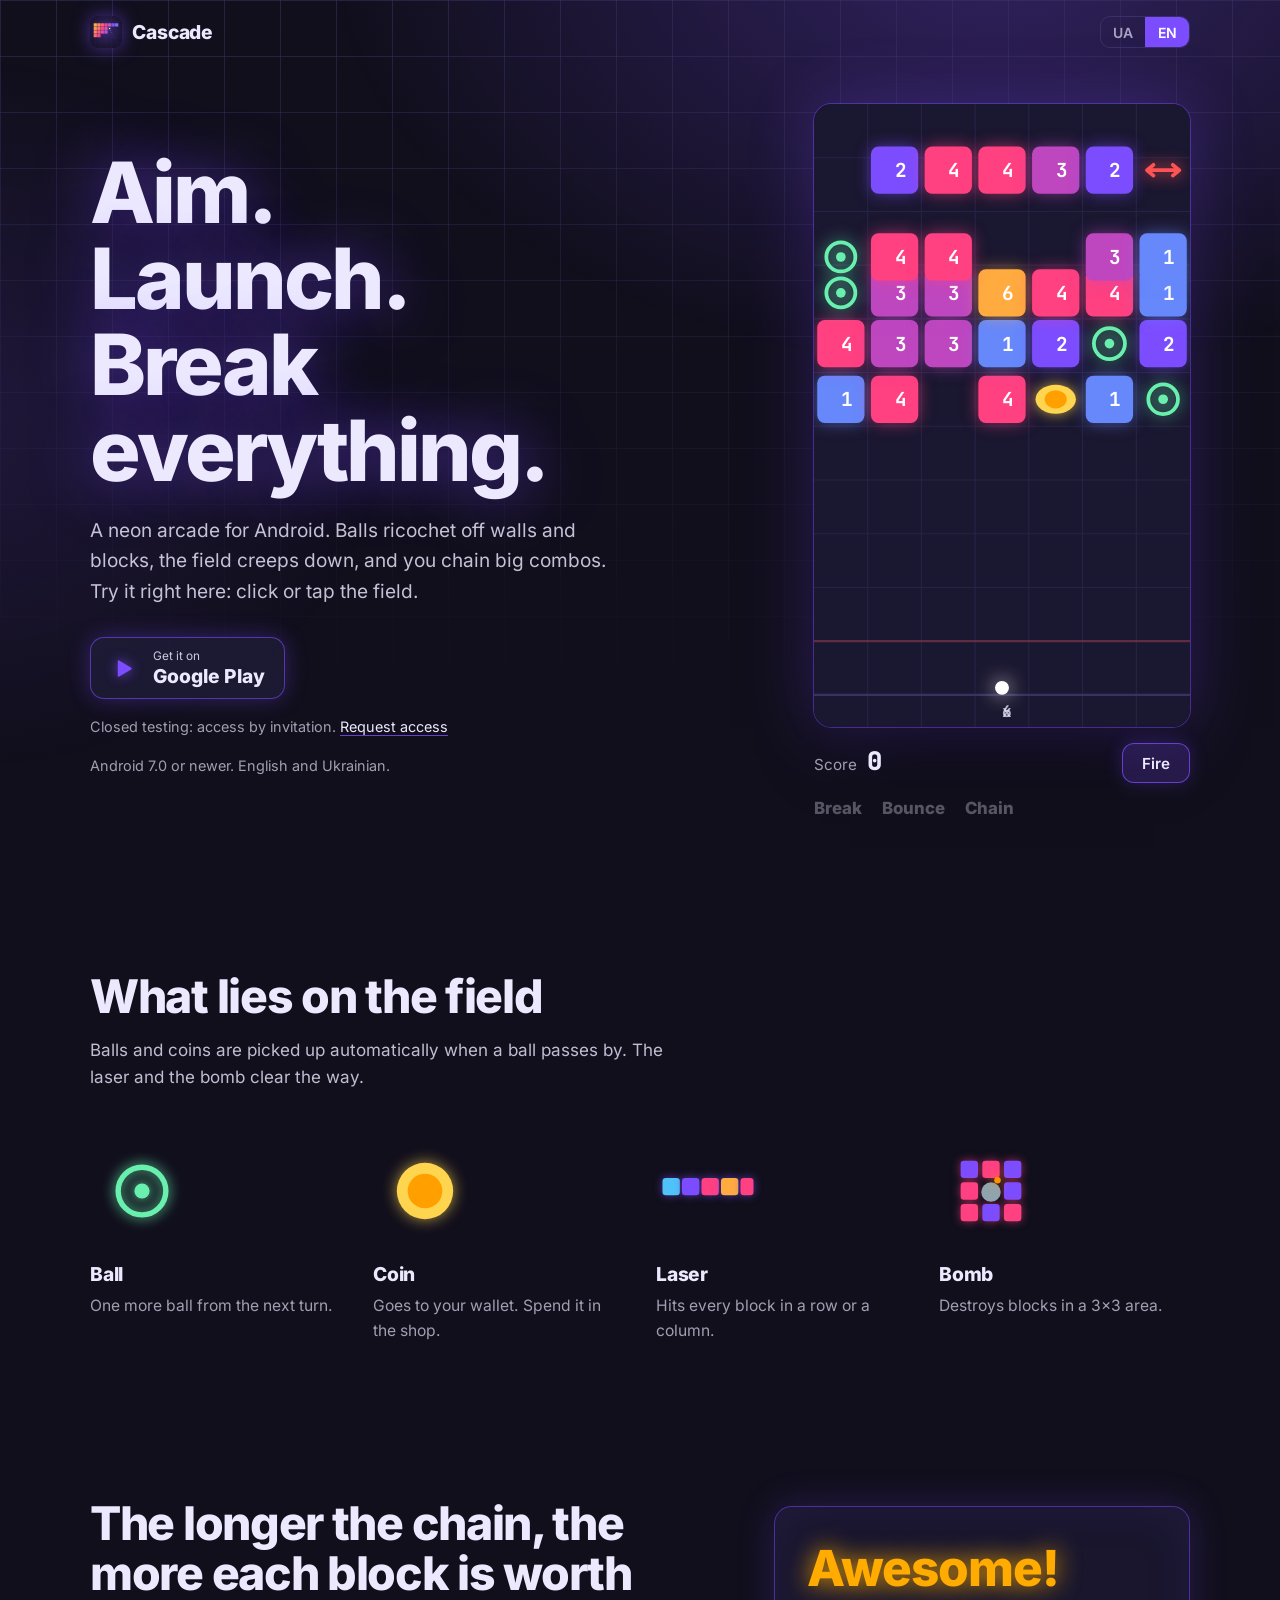
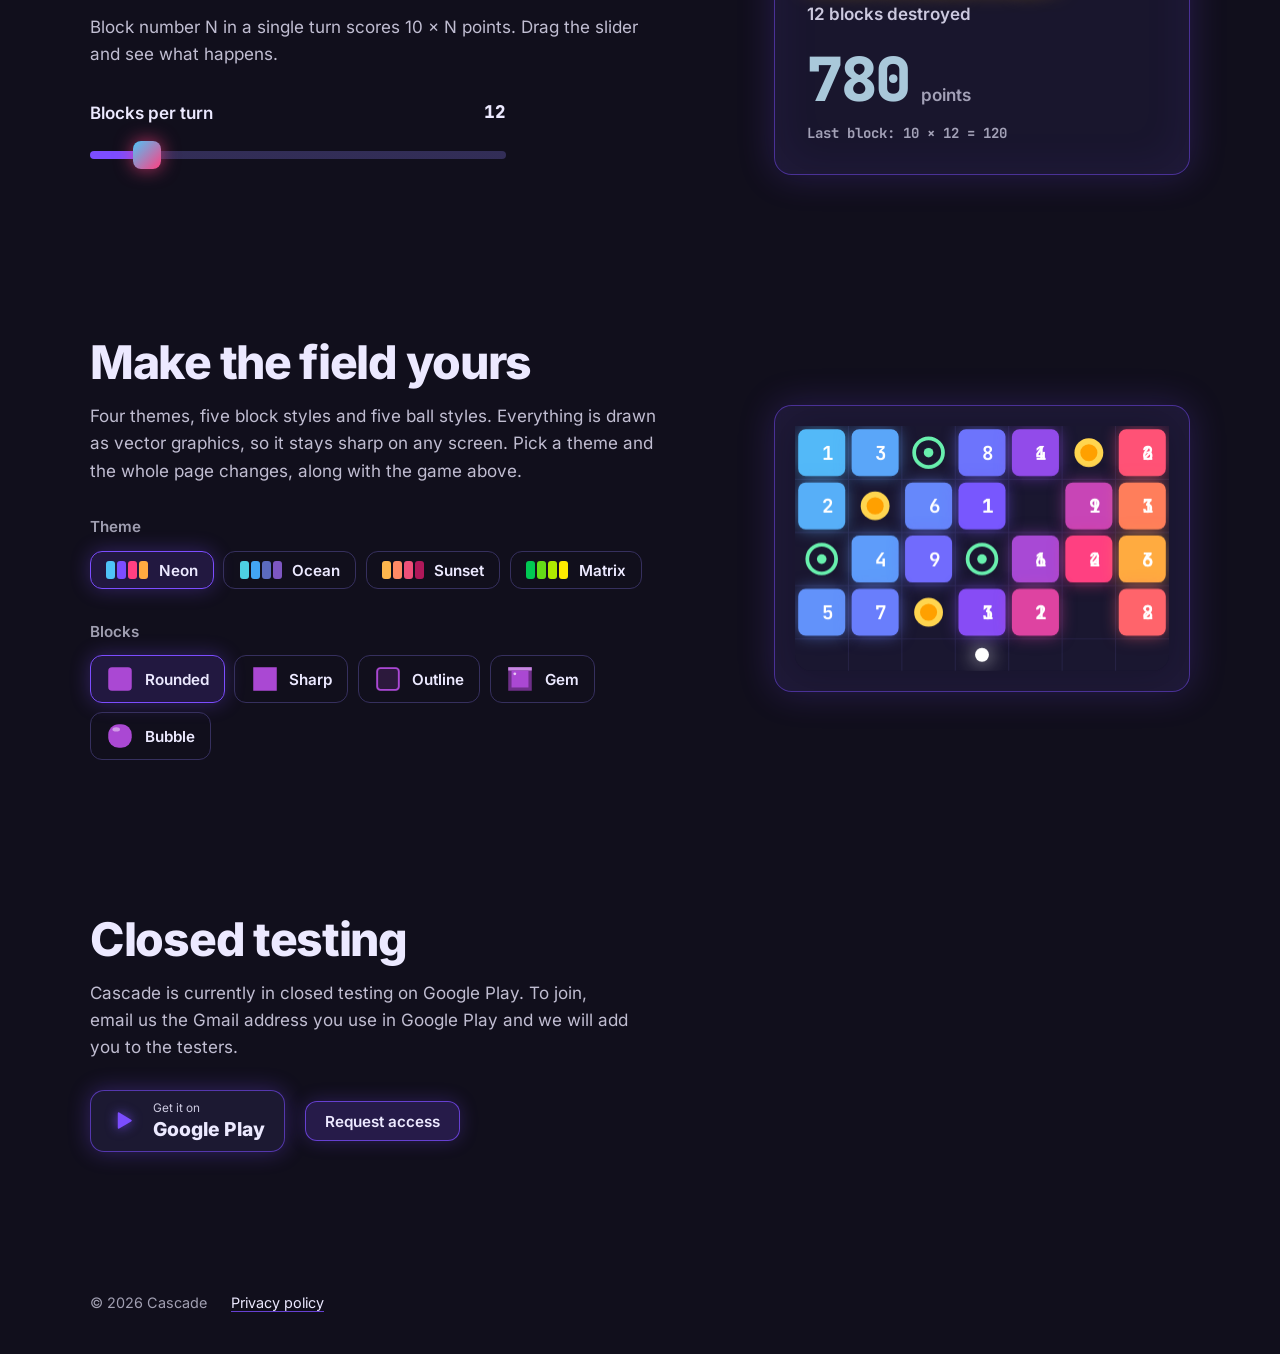
<file: index.html>
<!doctype html>
<html lang="uk">
<head>
  <meta charset="utf-8">
  <meta name="viewport" content="width=device-width, initial-scale=1">
  <title>Cascade: Ламай і відбивай</title>
  <meta name="description" content="Неонова аркада для Android: цілься, запускай кульки, ламай блоки й збирай комбо. 1500 рівнів і нескінченний режим. Закрите тестування в Google Play.">
  <meta name="theme-color" content="#110F1C">
  <meta property="og:type" content="website">
  <meta property="og:title" content="Cascade: Ламай і відбивай">
  <meta property="og:description" content="Неонова аркада для Android: кульки, блоки й ланцюжки комбо. Закрите тестування в Google Play.">
  <meta property="og:image" content="https://witchdoctor90.github.io/cascade-game-shared/assets/img/og.png">
  <meta name="twitter:card" content="summary_large_image">
  <link rel="icon" type="image/png" sizes="64x64" href="assets/img/icon-64.png">
  <link rel="icon" type="image/png" sizes="192x192" href="assets/img/icon-192.png">
  <link rel="apple-touch-icon" href="assets/img/icon-180.png">
  <link rel="preload" href="assets/fonts/inter_extrabold.ttf" as="font" type="font/ttf" crossorigin>
  <link rel="stylesheet" href="assets/css/site.css?v=3">
</head>
<body>
  <div class="backdrop" aria-hidden="true"></div>

  <header class="top">
    <a class="brand" href="#top" aria-label="Cascade">
      <img src="assets/img/icon-64.png" width="32" height="32" alt="">
      <span>Cascade</span>
    </a>
    <div class="lang" role="group" aria-label="Мова / Language">
      <button type="button" data-lang="uk" aria-pressed="true">UA</button>
      <button type="button" data-lang="en" aria-pressed="false">EN</button>
    </div>
  </header>

  <main id="top">
    <section class="hero">
      <div class="hero-copy">
        <h1>
          <span data-i18n="hero.l1">Цілься.</span>
          <span data-i18n="hero.l2">Запускай.</span>
          <span data-i18n="hero.l3">Ламай усе.</span>
        </h1>
        <p class="lead" data-i18n="hero.lead">Неонова аркада для Android. Кульки відлітають від стін і блоків, поле повільно опускається, а ти збираєш ланцюжки. Спробуй просто тут: наведи на поле й клікни.</p>
        <play-badge live href="https://play.google.com/store/apps/details?id=com.shadovvdev.cascade"></play-badge>
        <p class="fine"><span data-i18n="hero.test">Закрите тестування: доступ за запрошенням.</span> <a href="#access" data-i18n="hero.request">Запросити доступ</a></p>
        <p class="fine" data-i18n="hero.fine">Android 7.0 і новіший. Українська та англійська мови.</p>
      </div>

      <div class="stage">
        <div class="frame">
          <canvas id="game" tabindex="0" role="img"
                  data-i18n-attr="aria-label:game.label"
                  aria-label="Демо гри Cascade. Клікніть, щоб вистрелити кульками. Стрілки змінюють кут, пробіл стріляє."></canvas>
        </div>
        <div class="hud">
          <div class="score"><span data-i18n="game.score">Очки</span> <output id="score" aria-live="off">0</output></div>
          <ul class="words" aria-hidden="true">
            <li data-word="break" data-i18n="word.break">Ламай</li>
            <li data-word="bounce" data-i18n="word.bounce">Відбивай</li>
            <li data-word="chain" data-i18n="word.chain">Ланцюжки</li>
          </ul>
          <button type="button" id="fire" class="btn" data-i18n="game.fire">Вистрелити</button>
        </div>
      </div>
    </section>

    <section class="sec bonuses" id="bonuses">
      <div class="head">
        <h2 data-i18n="bonus.title">Що лежить на полі</h2>
        <p data-i18n="bonus.lead">Кульки та монети збираються самі, коли кулька пролітає поруч. Лазер і бомба розчищають шлях.</p>
      </div>
      <ul class="bonus-list">
        <li class="bonus" data-kind="ball">
          <svg viewBox="0 0 96 96" aria-hidden="true">
            <circle class="ring" cx="48" cy="48" r="22"/>
            <circle class="core" cx="48" cy="48" r="7"/>
            <text class="plus" x="48" y="30" text-anchor="middle">+1</text>
          </svg>
          <h3 data-i18n="bonus.ball.t">Кулька</h3>
          <p data-i18n="bonus.ball.d">Ще одна кулька з наступного ходу.</p>
        </li>
        <li class="bonus" data-kind="coin">
          <svg viewBox="0 0 96 96" aria-hidden="true">
            <ellipse class="coin-outer" cx="48" cy="48" rx="26" ry="26"/>
            <ellipse class="coin-inner" cx="48" cy="48" rx="16" ry="16"/>
          </svg>
          <h3 data-i18n="bonus.coin.t">Монета</h3>
          <p data-i18n="bonus.coin.d">Іде до гаманця. Витратиш у магазині.</p>
        </li>
        <li class="bonus" data-kind="laser">
          <svg viewBox="0 0 96 96" aria-hidden="true">
            <g class="row">
              <rect x="6" y="36" width="16" height="16" rx="3"/>
              <rect x="24" y="36" width="16" height="16" rx="3"/>
              <rect x="42" y="36" width="16" height="16" rx="3"/>
              <rect x="60" y="36" width="16" height="16" rx="3"/>
              <rect x="78" y="36" width="12" height="16" rx="3"/>
            </g>
            <rect class="beam" x="0" y="42" width="96" height="4" rx="2"/>
          </svg>
          <h3 data-i18n="bonus.laser.t">Лазер</h3>
          <p data-i18n="bonus.laser.d">Б'є по всіх блоках ряду або стовпця.</p>
        </li>
        <li class="bonus" data-kind="bomb">
          <svg viewBox="0 0 96 96" aria-hidden="true">
            <g class="around">
              <rect x="20" y="20" width="16" height="16" rx="3"/>
              <rect x="40" y="20" width="16" height="16" rx="3"/>
              <rect x="60" y="20" width="16" height="16" rx="3"/>
              <rect x="20" y="40" width="16" height="16" rx="3"/>
              <rect x="60" y="40" width="16" height="16" rx="3"/>
              <rect x="20" y="60" width="16" height="16" rx="3"/>
              <rect x="40" y="60" width="16" height="16" rx="3"/>
              <rect x="60" y="60" width="16" height="16" rx="3"/>
            </g>
            <circle class="bomb" cx="48" cy="49" r="9"/>
            <circle class="spark" cx="54" cy="38" r="3"/>
            <circle class="blast" cx="48" cy="48" r="10"/>
          </svg>
          <h3 data-i18n="bonus.bomb.t">Бомба</h3>
          <p data-i18n="bonus.bomb.d">Руйнує блоки в зоні 3×3.</p>
        </li>
      </ul>
    </section>

    <section class="sec combo" id="combo">
      <div class="head">
        <h2 data-i18n="combo.title">Чим довший ланцюжок, тим дорожчий кожен блок</h2>
        <p data-i18n="combo.lead">Блок номер N за один хід дає 10 × N очок. Перетягни повзунок і подивись, що виходить.</p>
        <div class="range">
          <label for="combo-range"><span data-i18n="combo.label">Блоків за хід</span> <output id="combo-n">12</output></label>
          <input id="combo-range" type="range" min="1" max="100" value="12">
        </div>
      </div>
      <div class="readout glow" id="readout">
        <div class="banner" id="combo-banner">Неймовірно!</div>
        <div class="sub" id="combo-sub">12 блоків знищено</div>
        <div class="points"><output id="combo-points">390</output> <span data-i18n="combo.points">очок</span></div>
        <p class="formula" id="combo-formula">Останній блок: 10 × 12 = 120</p>
      </div>
    </section>

    <section class="sec style" id="style">
      <div class="head">
        <h2 data-i18n="style.title">Зроби поле своїм</h2>
        <p data-i18n="style.lead">Чотири теми, п'ять стилів блоків і п'ять стилів кульок. Усе малюється векторно, тому лишається чітким на будь-якому екрані. Обери тему, і зміниться вся сторінка разом із грою нагорі.</p>
        <fieldset class="group">
          <legend data-i18n="style.themes">Тема</legend>
          <div class="choices" id="themes"></div>
        </fieldset>
        <fieldset class="group">
          <legend data-i18n="style.blocks">Блоки</legend>
          <div class="choices" id="blocks"></div>
        </fieldset>
      </div>
      <div class="preview glow">
        <canvas id="preview" aria-hidden="true"></canvas>
      </div>
    </section>

    <section class="sec closing" id="access">
      <h2 data-i18n="closing.title">Закрите тестування</h2>
      <p data-i18n="closing.lead">Cascade зараз у закритому тестуванні в Google Play. Щоб долучитися, напишіть нам зі своєю адресою Gmail, і ми додамо вас до тестувальників.</p>
      <div class="closing-cta">
        <play-badge live href="https://play.google.com/store/apps/details?id=com.shadovvdev.cascade"></play-badge>
        <a class="btn" id="access-btn" href="mailto:mrvnalexandr@gmail.com" data-i18n="access.btn">Запросити доступ</a>
      </div>
    </section>
  </main>

  <footer class="foot">
    <span>© 2026 Cascade</span>
    <a href="privacy/" data-i18n="footer.privacy">Політика конфіденційності</a>
  </footer>

  <script src="shared/play-badge.js?v=3" defer></script>
  <script src="assets/js/cascade.js?v=3" defer></script>
  <script src="assets/js/site.js?v=3" defer></script>
</body>
</html>
</file>
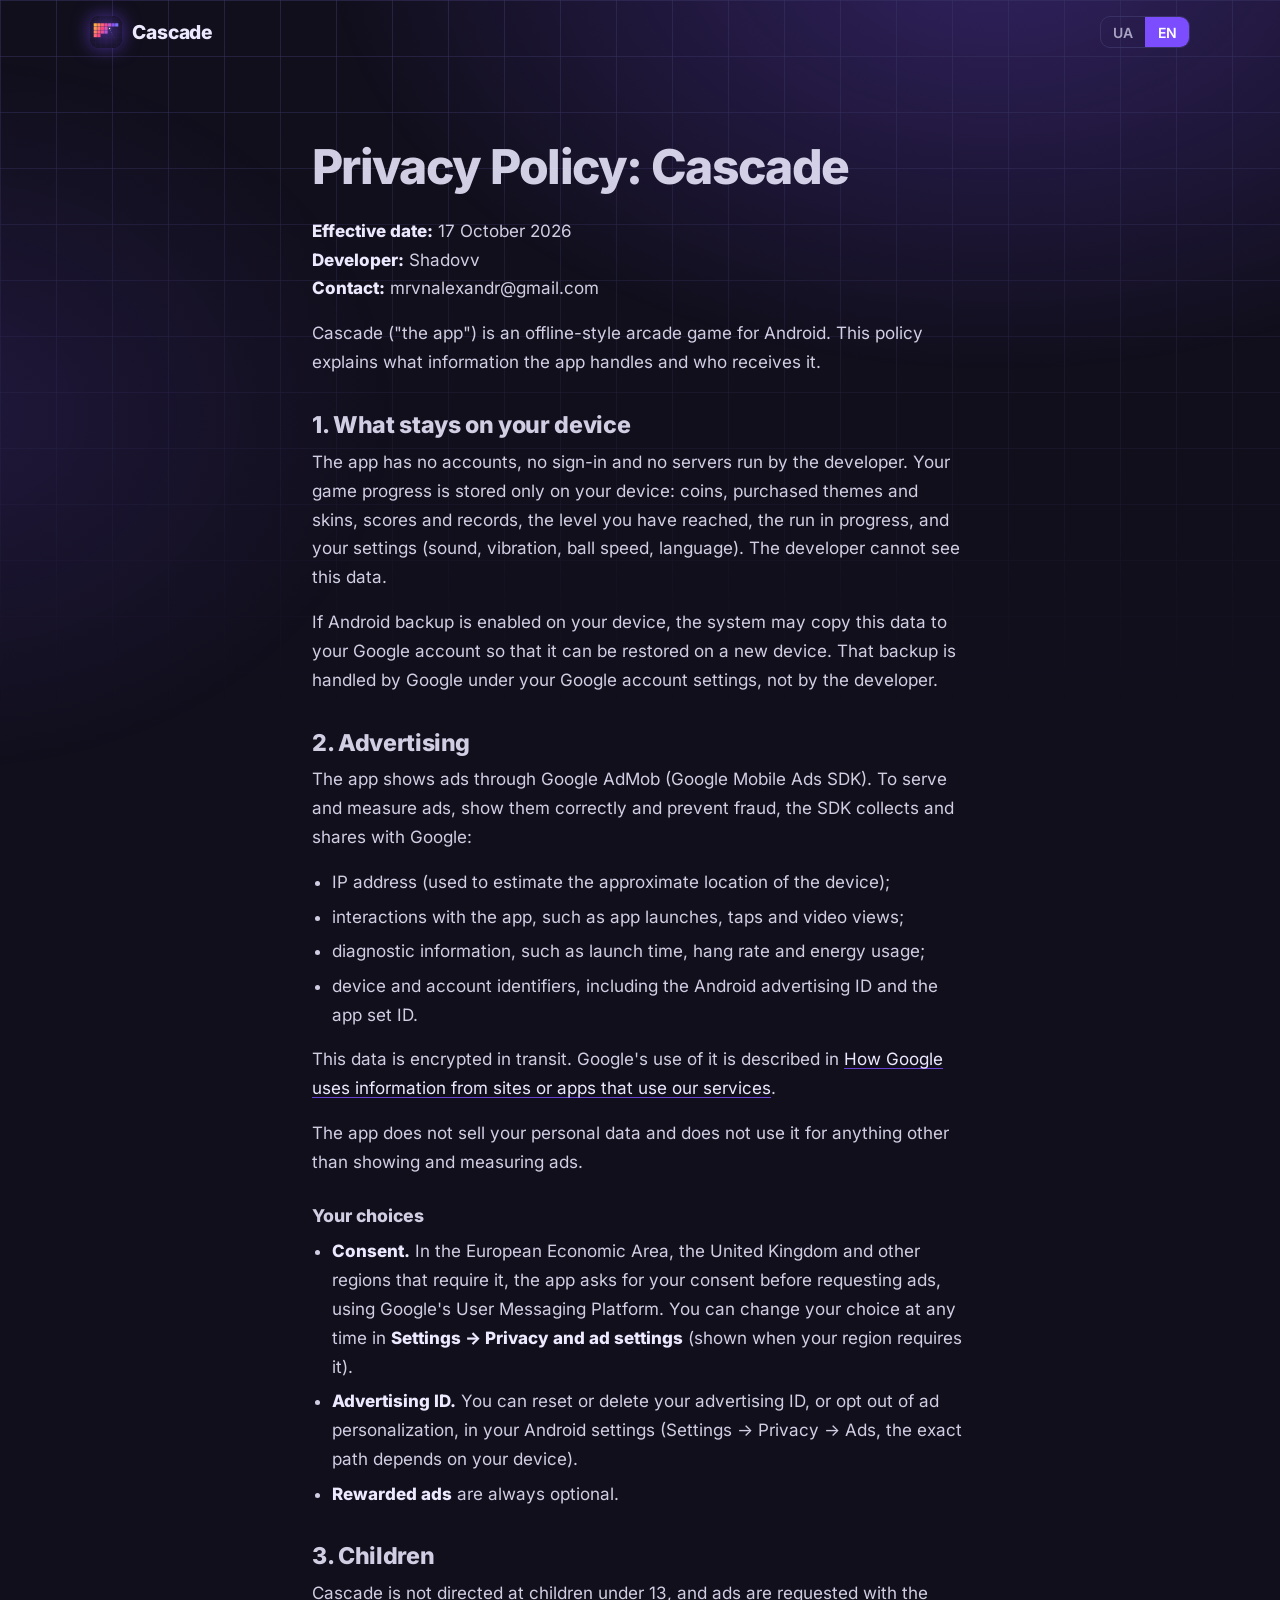
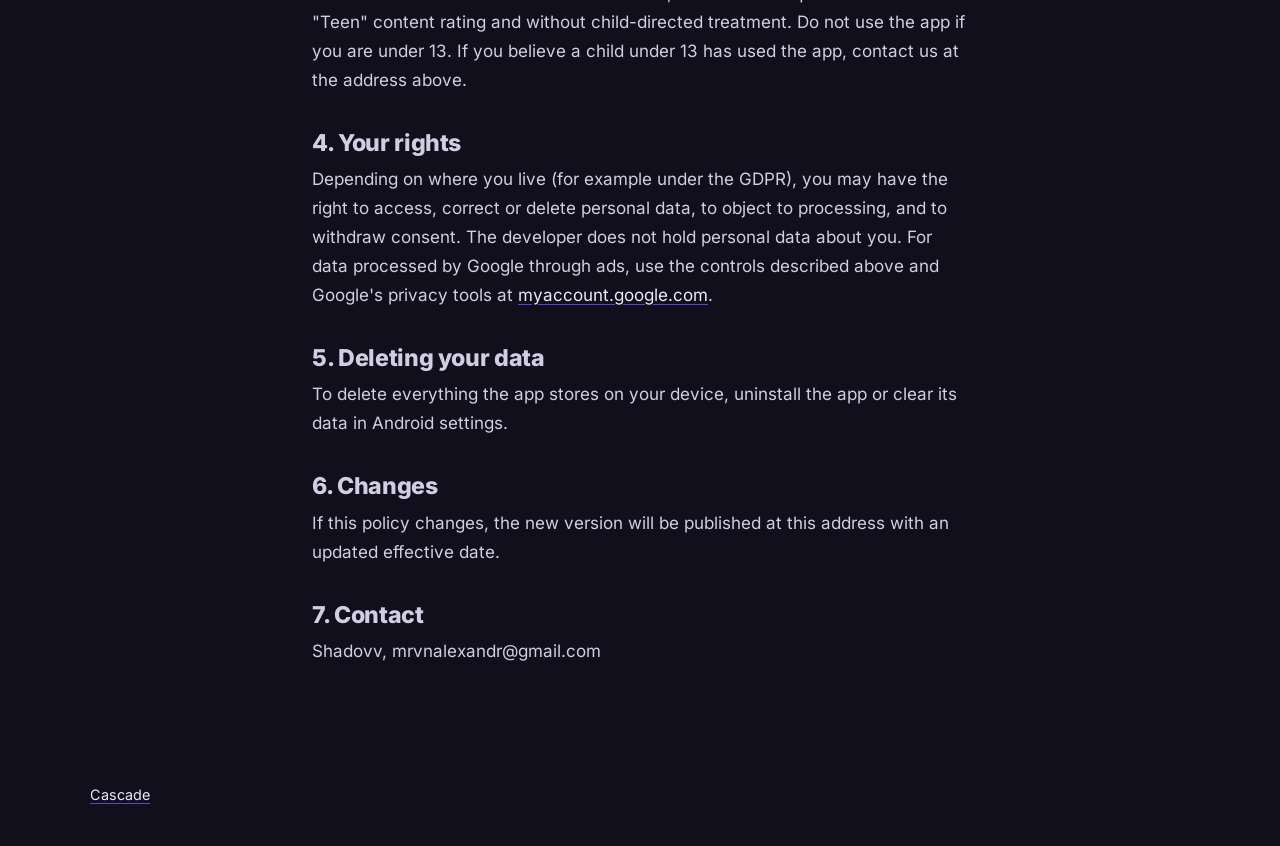
<file: privacy/index.html>
<!doctype html>
<html lang="uk">
<head>
  <meta charset="utf-8">
  <meta name="viewport" content="width=device-width, initial-scale=1">
  <title>Cascade: політика конфіденційності</title>
  <meta name="description" content="Політика конфіденційності гри Cascade для Android / Privacy policy of the Cascade game for Android.">
  <meta name="theme-color" content="#110F1C">
  <link rel="icon" type="image/png" sizes="64x64" href="../assets/img/icon-64.png">
  <link rel="apple-touch-icon" href="../assets/img/icon-180.png">
  <link rel="stylesheet" href="../assets/css/site.css?v=3">
</head>
<body>
  <div class="backdrop" aria-hidden="true"></div>
  <header class="top">
    <a class="brand" href="../" aria-label="Cascade">
      <img src="../assets/img/icon-64.png" width="32" height="32" alt="">
      <span>Cascade</span>
    </a>
    <div class="lang" role="group" aria-label="Мова / Language">
      <button type="button" data-lang="uk" aria-pressed="true">UA</button>
      <button type="button" data-lang="en" aria-pressed="false">EN</button>
    </div>
  </header>
  <main class="sec prose-wrap">
    <article class="prose" lang="uk" data-lang="uk">
<h1>Політика конфіденційності: Cascade</h1>
<p><strong>Дата набуття чинності:</strong> 17.10.2026<br>
<strong>Розробник:</strong> Shadovv<br>
<strong>Контакт:</strong> mrvnalexandr@gmail.com</p>
<p>Cascade («застосунок») — аркадна гра для Android, яка працює переважно офлайн. Ця політика пояснює, яку інформацію обробляє застосунок і хто її отримує.</p>
<h2>1. Що лишається на вашому пристрої</h2>
<p>У застосунку немає акаунтів, входу та серверів розробника. Ігровий прогрес зберігається лише на вашому пристрої: монети, куплені теми та скіни, очки й рекорди, досягнутий рівень, поточна партія та налаштування (звук, вібрація, швидкість кульок, мова). Розробник цих даних не бачить.</p>
<p>Якщо на пристрої ввімкнено резервне копіювання Android, система може копіювати ці дані у ваш акаунт Google, щоб відновити їх на новому пристрої. Таким копіюванням керує Google відповідно до налаштувань вашого акаунта, а не розробник.</p>
<h2>2. Реклама</h2>
<p>Застосунок показує рекламу через Google AdMob (Google Mobile Ads SDK). Щоб показувати й вимірювати рекламу, коректно її відображати та запобігати шахрайству, SDK збирає й передає Google:</p>
<ul>
<li>IP-адресу (з неї оцінюється приблизне розташування пристрою);</li>
<li>взаємодію із застосунком: запуски, торкання, перегляди відео;</li>
<li>діагностичну інформацію: час запуску, частоту зависань, витрату енергії;</li>
<li>ідентифікатори пристрою й акаунта, зокрема рекламний ідентифікатор Android та app set ID.</li>
</ul>
<p>Ці дані шифруються під час передавання. Як Google використовує їх, описано на сторінці <a rel="noopener" href="https://policies.google.com/technologies/partner-sites">Як Google використовує інформацію з сайтів або додатків, що використовують наші сервіси</a>.</p>
<p>Застосунок не продає ваші персональні дані й не використовує їх ні для чого, крім показу та вимірювання реклами.</p>
<h3>Ваш вибір</h3>
<ul>
<li><strong>Згода.</strong> В Європейській економічній зоні, Великій Британії та інших регіонах, де це потрібно, застосунок просить вашу згоду перед запитом реклами через Google User Messaging Platform. Змінити вибір можна будь-коли в <strong>Налаштування → Конфіденційність і реклама</strong> (пункт зʼявляється, якщо ваш регіон цього вимагає).</li>
<li><strong>Рекламний ідентифікатор.</strong> Скинути або видалити його чи відмовитися від персоналізації реклами можна в налаштуваннях Android (Налаштування → Конфіденційність → Реклама, точний шлях залежить від пристрою).</li>
<li><strong>Реклама з винагородою</strong> завжди добровільна.</li>
</ul>
<h2>3. Діти</h2>
<p>Cascade не призначений для дітей до 13 років. Реклама запитується з рейтингом контенту «Teen» і без позначки «для дітей». Не користуйтеся застосунком, якщо вам менше 13 років. Якщо вважаєте, що дитина до 13 років користувалася застосунком, напишіть нам за адресою вище.</p>
<h2>4. Ваші права</h2>
<p>Залежно від того, де ви живете (наприклад, за GDPR), ви можете мати право на доступ, виправлення чи видалення персональних даних, на заперечення проти обробки та на відкликання згоди. У розробника немає персональних даних про вас. Щодо даних, які Google обробляє через рекламу, скористайтеся описаними вище налаштуваннями та інструментами приватності Google на <a rel="noopener" href="https://myaccount.google.com">myaccount.google.com</a>.</p>
<h2>5. Видалення даних</h2>
<p>Щоб видалити все, що застосунок зберігає на пристрої, видаліть застосунок або очистьте його дані в налаштуваннях Android.</p>
<h2>6. Зміни</h2>
<p>Якщо політика зміниться, нову версію буде опубліковано за цією адресою з оновленою датою набуття чинності.</p>
<h2>7. Контакт</h2>
<p>Shadovv, mrvnalexandr@gmail.com</p>
    </article>
    <article class="prose" lang="en" data-lang="en">
<h1>Privacy Policy: Cascade</h1>
<p><strong>Effective date:</strong> 17 October 2026<br>
<strong>Developer:</strong> Shadovv<br>
<strong>Contact:</strong> mrvnalexandr@gmail.com</p>
<p>Cascade ("the app") is an offline-style arcade game for Android. This policy explains what information the app handles and who receives it.</p>
<h2>1. What stays on your device</h2>
<p>The app has no accounts, no sign-in and no servers run by the developer. Your game progress is stored only on your device: coins, purchased themes and skins, scores and records, the level you have reached, the run in progress, and your settings (sound, vibration, ball speed, language). The developer cannot see this data.</p>
<p>If Android backup is enabled on your device, the system may copy this data to your Google account so that it can be restored on a new device. That backup is handled by Google under your Google account settings, not by the developer.</p>
<h2>2. Advertising</h2>
<p>The app shows ads through Google AdMob (Google Mobile Ads SDK). To serve and measure ads, show them correctly and prevent fraud, the SDK collects and shares with Google:</p>
<ul>
<li>IP address (used to estimate the approximate location of the device);</li>
<li>interactions with the app, such as app launches, taps and video views;</li>
<li>diagnostic information, such as launch time, hang rate and energy usage;</li>
<li>device and account identifiers, including the Android advertising ID and the app set ID.</li>
</ul>
<p>This data is encrypted in transit. Google's use of it is described in <a rel="noopener" href="https://policies.google.com/technologies/partner-sites">How Google uses information from sites or apps that use our services</a>.</p>
<p>The app does not sell your personal data and does not use it for anything other than showing and measuring ads.</p>
<h3>Your choices</h3>
<ul>
<li><strong>Consent.</strong> In the European Economic Area, the United Kingdom and other regions that require it, the app asks for your consent before requesting ads, using Google's User Messaging Platform. You can change your choice at any time in <strong>Settings → Privacy and ad settings</strong> (shown when your region requires it).</li>
<li><strong>Advertising ID.</strong> You can reset or delete your advertising ID, or opt out of ad personalization, in your Android settings (Settings → Privacy → Ads, the exact path depends on your device).</li>
<li><strong>Rewarded ads</strong> are always optional.</li>
</ul>
<h2>3. Children</h2>
<p>Cascade is not directed at children under 13, and ads are requested with the "Teen" content rating and without child-directed treatment. Do not use the app if you are under 13. If you believe a child under 13 has used the app, contact us at the address above.</p>
<h2>4. Your rights</h2>
<p>Depending on where you live (for example under the GDPR), you may have the right to access, correct or delete personal data, to object to processing, and to withdraw consent. The developer does not hold personal data about you. For data processed by Google through ads, use the controls described above and Google's privacy tools at <a rel="noopener" href="https://myaccount.google.com">myaccount.google.com</a>.</p>
<h2>5. Deleting your data</h2>
<p>To delete everything the app stores on your device, uninstall the app or clear its data in Android settings.</p>
<h2>6. Changes</h2>
<p>If this policy changes, the new version will be published at this address with an updated effective date.</p>
<h2>7. Contact</h2>
<p>Shadovv, mrvnalexandr@gmail.com</p>
    </article>
  </main>
  <footer class="foot"><a href="../">Cascade</a></footer>
  <script>
    (function () {
      var saved = null;
      try { saved = localStorage.getItem('cascade.lang'); } catch (e) {}
      var lang = saved === 'uk' || saved === 'en' ? saved : ((navigator.language || 'en').toLowerCase().indexOf('uk') === 0 ? 'uk' : 'en');
      function apply(next) {
        document.documentElement.lang = next;
        document.querySelectorAll('article[data-lang]').forEach(function (a) { a.hidden = a.dataset.lang !== next; });
        document.querySelectorAll('.lang button').forEach(function (b) { b.setAttribute('aria-pressed', String(b.dataset.lang === next)); });
        document.title = next === 'uk' ? 'Cascade: політика конфіденційності' : 'Cascade: privacy policy';
        try { localStorage.setItem('cascade.lang', next); } catch (e) {}
      }
      document.querySelectorAll('.lang button').forEach(function (b) { b.addEventListener('click', function () { apply(b.dataset.lang); }); });
      apply(lang);
    })();
  </script>
</body>
</html>
</file>
<file: assets/css/site.css>
/* Cascade landing. The palette follows the game's own neon theme and is swapped at runtime by site.js. */

@font-face { font-family: Inter; font-weight: 400; font-display: swap; src: url('../fonts/inter_regular.ttf') format('truetype'); }
@font-face { font-family: Inter; font-weight: 600; font-display: swap; src: url('../fonts/inter_semibold.ttf') format('truetype'); }
@font-face { font-family: Inter; font-weight: 800; font-display: swap; src: url('../fonts/inter_extrabold.ttf') format('truetype'); }
@font-face { font-family: 'JetBrains Mono'; font-weight: 700; font-display: swap; src: url('../fonts/jetbrains_mono_bold.ttf') format('truetype'); }
@font-face { font-family: 'JetBrains Mono'; font-weight: 800; font-display: swap; src: url('../fonts/jetbrains_mono_extrabold.ttf') format('truetype'); }

:root {
  --bg: #110f1c;
  --field: #1a1730;
  --line: #3b3566;
  --accent: #7c4dff;
  --on-accent: #fff;
  --surface: #221e3d;
  --text: #ece9ff;
  --item: #69f0ae;
  --coin: #ffd54f;
  --coin-inner: #ffa000;
  --laser: #ff5252;
  --bomb: #90a4ae;
  --spark: #ff9100;
  --b0: #4fc3f7;
  --b1: #7c4dff;
  --b2: #ff4081;
  --b3: #ffab40;
  --muted: color-mix(in srgb, var(--text) 66%, transparent);
  --gutter: clamp(1rem, 4vw, 2.5rem);
  --page: 1180px;
  --sans: Inter, system-ui, -apple-system, 'Segoe UI', sans-serif;
  --mono: 'JetBrains Mono', ui-monospace, 'SFMono-Regular', Menlo, monospace;
}

*, *::before, *::after { box-sizing: border-box; }

html { scroll-behavior: smooth; -webkit-text-size-adjust: 100%; }

body {
  margin: 0;
  background: var(--bg);
  color: var(--text);
  font: 400 1.0625rem/1.6 var(--sans);
  transition: background-color 0.4s ease, color 0.4s ease;
}

:focus-visible { outline: 2px solid var(--accent); outline-offset: 3px; }

/* ---------------------------------------------------------------- backdrop */

.backdrop {
  position: fixed;
  inset: 0;
  z-index: -1;
  pointer-events: none;
  background:
    radial-gradient(60rem 38rem at 78% -6%, color-mix(in srgb, var(--accent) 30%, transparent), transparent 70%),
    radial-gradient(40rem 32rem at -4% 46%, color-mix(in srgb, var(--accent) 14%, transparent), transparent 70%);
}

.backdrop::after {
  content: '';
  position: absolute;
  inset: 0;
  background-image:
    linear-gradient(color-mix(in srgb, var(--line) 50%, transparent) 1px, transparent 1px),
    linear-gradient(90deg, color-mix(in srgb, var(--line) 50%, transparent) 1px, transparent 1px);
  background-size: 56px 56px;
  mask-image: linear-gradient(180deg, #000 0%, transparent 78%);
  -webkit-mask-image: linear-gradient(180deg, #000 0%, transparent 78%);
}

/* ---------------------------------------------------------------- header */

.top {
  display: flex;
  align-items: center;
  justify-content: space-between;
  max-width: var(--page);
  margin: 0 auto;
  padding: 1rem var(--gutter);
}

.brand {
  display: inline-flex;
  align-items: center;
  gap: 0.65rem;
  color: var(--text);
  font-weight: 800;
  font-size: 1.2rem;
  letter-spacing: -0.01em;
  text-decoration: none;
}

.brand img {
  border-radius: 9px;
  box-shadow: 0 0 18px color-mix(in srgb, var(--accent) 55%, transparent);
}

.lang {
  display: inline-flex;
  border: 1px solid color-mix(in srgb, var(--line) 90%, transparent);
  border-radius: 10px;
  overflow: hidden;
}

.lang button {
  min-width: 2.75rem;
  padding: 0.4rem 0.7rem;
  border: 0;
  background: transparent;
  color: var(--muted);
  font: 600 0.875rem var(--sans);
  cursor: pointer;
  transition: background-color 0.2s, color 0.2s;
}

.lang button[aria-pressed='true'] { background: var(--accent); color: var(--on-accent); }

/* ---------------------------------------------------------------- glow panel (the game's own card) */

.glow {
  border: 1px solid color-mix(in srgb, var(--accent) 50%, transparent);
  border-radius: 1.1rem;
  background: color-mix(in srgb, var(--surface) 55%, transparent);
  box-shadow:
    0 0 36px color-mix(in srgb, var(--accent) 22%, transparent),
    inset 0 0 50px color-mix(in srgb, var(--accent) 8%, transparent);
  backdrop-filter: blur(6px);
  transition: border-color 0.4s, box-shadow 0.4s, background-color 0.4s;
}

/* ---------------------------------------------------------------- hero */

.hero {
  display: grid;
  grid-template-columns: minmax(0, 1.1fr) minmax(0, 23.5rem);
  gap: clamp(2rem, 6vw, 5rem);
  align-items: center;
  max-width: var(--page);
  margin: 0 auto;
  padding: clamp(1rem, 4vw, 2.5rem) var(--gutter) clamp(2.5rem, 6vw, 4.5rem);
}

h1 {
  margin: 0 0 1.4rem;
  font-size: clamp(2.8rem, 6.6vw, 5.4rem);
  font-weight: 800;
  line-height: 1.02;
  letter-spacing: -0.035em;
  text-shadow: 0 0 0.7em color-mix(in srgb, var(--accent) 60%, transparent);
}

h1 span { display: block; }

.lead {
  max-width: 34rem;
  margin: 0 0 1.9rem;
  color: color-mix(in srgb, var(--text) 82%, transparent);
  font-size: 1.1875rem;
}

.fine { margin: 1rem 0 0; color: var(--muted); font-size: 0.9rem; }

play-badge {
  --pb-font: var(--sans);
  --pb-fg: var(--text);
  --pb-muted: var(--text);
  --pb-accent: var(--accent);
  --pb-bg: color-mix(in srgb, var(--surface) 70%, transparent);
  --pb-border: color-mix(in srgb, var(--accent) 60%, transparent);
  --pb-glow: 0 0 22px color-mix(in srgb, var(--accent) 32%, transparent);
  --pb-radius: 14px;
  --pb-mark-filter: drop-shadow(0 0 6px color-mix(in srgb, var(--accent) 80%, transparent));
}

.stage { width: 100%; max-width: 23.5rem; justify-self: center; }

.frame {
  border-radius: 1.1rem;
  box-shadow:
    0 0 0 1px color-mix(in srgb, var(--accent) 45%, transparent),
    0 0 64px color-mix(in srgb, var(--accent) 30%, transparent),
    0 36px 80px -36px #000;
  transition: box-shadow 0.4s;
}

#game {
  display: block;
  width: 100%;
  aspect-ratio: 7 / 11.6;
  border-radius: 1.1rem;
  cursor: crosshair;
  touch-action: pan-y;
  -webkit-tap-highlight-color: transparent;
}

#game:focus-visible { outline-offset: 5px; }

.hud {
  display: flex;
  flex-wrap: wrap;
  align-items: center;
  justify-content: space-between;
  gap: 0.75rem 1rem;
  margin-top: 1rem;
}

.score { display: flex; align-items: baseline; gap: 0.6rem; color: var(--muted); font-size: 0.95rem; }

.score output {
  min-width: 5ch;
  font: 800 1.6rem/1 var(--mono);
  color: var(--text);
  transition: color 0.3s;
}

.words {
  order: 3;
  display: flex;
  flex-basis: 100%;
  gap: 1.25rem;
  margin: 0;
  padding: 0;
  list-style: none;
  font-weight: 800;
  font-size: 1.05rem;
}

.words li {
  color: color-mix(in srgb, var(--text) 32%, transparent);
  transition: color 0.35s ease, text-shadow 0.35s ease;
}

.words li.lit {
  color: var(--text);
  text-shadow: 0 0 14px var(--accent), 0 0 4px color-mix(in srgb, var(--accent) 80%, transparent);
  transition-duration: 0.06s;
}

.btn {
  padding: 0.6rem 1.2rem;
  border: 1px solid color-mix(in srgb, var(--accent) 75%, transparent);
  border-radius: 12px;
  background: color-mix(in srgb, var(--accent) 20%, transparent);
  color: var(--text);
  font: 600 0.95rem var(--sans);
  box-shadow: 0 0 18px color-mix(in srgb, var(--accent) 25%, transparent);
  cursor: pointer;
  transition: box-shadow 0.2s, background-color 0.2s, transform 0.1s;
}

.btn:hover { background: color-mix(in srgb, var(--accent) 32%, transparent); box-shadow: 0 0 28px color-mix(in srgb, var(--accent) 50%, transparent); }
.btn:active { transform: translateY(1px); }
a.btn { display: inline-flex; align-items: center; text-decoration: none; }

/* ---------------------------------------------------------------- sections */

.sec {
  max-width: var(--page);
  margin: 0 auto;
  padding: clamp(3rem, 6vw, 5rem) var(--gutter);
}

h2 {
  margin: 0 0 1rem;
  max-width: 22ch;
  font-size: clamp(1.9rem, 3.8vw, 2.9rem);
  font-weight: 800;
  line-height: 1.08;
  letter-spacing: -0.028em;
}

.head p { max-width: 36rem; margin: 0; color: color-mix(in srgb, var(--text) 80%, transparent); }

/* bonuses */

.bonus-list {
  display: grid;
  grid-template-columns: repeat(4, minmax(0, 1fr));
  gap: 2.5rem 2rem;
  margin: 3rem 0 0;
  padding: 0;
  list-style: none;
}

.bonus h3 { margin: 1rem 0 0.25rem; font-size: 1.2rem; font-weight: 800; letter-spacing: -0.01em; }
.bonus p { margin: 0; max-width: 16rem; color: var(--muted); font-size: 0.975rem; }

.bonus svg { display: block; width: 6.5rem; height: 6.5rem; overflow: visible; }
.bonus svg * { transform-box: fill-box; transform-origin: center; }

.bonus .ring { fill: none; stroke: var(--item); stroke-width: 5; filter: drop-shadow(0 0 6px var(--item)); }
.bonus .core { fill: var(--item); filter: drop-shadow(0 0 5px var(--item)); }
.bonus .plus { fill: var(--item); font: 800 15px var(--mono); opacity: 0; }

.bonus .coin-outer { fill: var(--coin); filter: drop-shadow(0 0 7px color-mix(in srgb, var(--coin) 70%, transparent)); }
.bonus .coin-inner { fill: var(--coin-inner); }

.bonus .row rect { fill: var(--b1); filter: drop-shadow(0 0 4px color-mix(in srgb, var(--b1) 60%, transparent)); }
.bonus .row rect:nth-child(1) { fill: var(--b0); --i: 0; }
.bonus .row rect:nth-child(2) { fill: var(--b1); --i: 1; }
.bonus .row rect:nth-child(3) { fill: var(--b2); --i: 2; }
.bonus .row rect:nth-child(4) { fill: var(--b3); --i: 3; }
.bonus .row rect:nth-child(5) { fill: var(--b2); --i: 4; }
.bonus .beam { fill: var(--laser); opacity: 0; transform-origin: left center; filter: drop-shadow(0 0 6px var(--laser)); }

.bonus .around rect { fill: var(--b2); filter: drop-shadow(0 0 4px color-mix(in srgb, var(--b2) 60%, transparent)); }
.bonus .around rect:nth-child(odd) { fill: var(--b1); }
.bonus .bomb { fill: var(--bomb); }
.bonus .spark { fill: var(--spark); filter: drop-shadow(0 0 5px var(--spark)); }
.bonus .blast { fill: none; stroke: var(--spark); stroke-width: 3; opacity: 0; }

.bonus.play .ring { animation: ring-pulse 0.9s ease-out; }
.bonus.play .plus { animation: plus-rise 1s ease-out; }
.bonus.play .coin-outer, .bonus.play .coin-inner { animation: coin-spin 1.1s ease-in-out; }
.bonus.play .beam { animation: beam 2.4s ease-out; }
.bonus.play .row rect { animation: knock 2.4s ease-in; animation-delay: calc(var(--i) * 0.07s); }
.bonus.play .blast { animation: blast 2.2s ease-out; }
.bonus.play .around rect { animation: knock 2.2s ease-in; animation-delay: 0.18s; }

@keyframes ring-pulse { 0% { transform: scale(1); } 35% { transform: scale(1.35); } 100% { transform: scale(1); } }
@keyframes plus-rise { 0% { opacity: 0; transform: translateY(8px); } 30% { opacity: 1; } 100% { opacity: 0; transform: translateY(-12px); } }
@keyframes coin-spin { 0% { transform: scaleX(1); } 25% { transform: scaleX(0.08); } 50% { transform: scaleX(1); } 75% { transform: scaleX(0.08); } 100% { transform: scaleX(1); } }
@keyframes beam { 0% { opacity: 1; transform: scaleX(0); } 22% { opacity: 1; transform: scaleX(1); } 36%, 100% { opacity: 0; transform: scaleX(1); } }
@keyframes knock {
  0%, 24% { transform: scale(1); opacity: 1; }
  38%, 78% { transform: scale(0.2); opacity: 0; }
  100% { transform: scale(1); opacity: 1; }
}
@keyframes blast { 0% { opacity: 0.9; transform: scale(1); } 40% { opacity: 0; transform: scale(6); } 100% { opacity: 0; transform: scale(6); } }

/* combo */

.combo {
  display: grid;
  grid-template-columns: minmax(0, 1fr) minmax(0, 26rem);
  gap: clamp(2rem, 6vw, 5rem);
  align-items: center;
}

.range { max-width: 26rem; margin-top: 2rem; }

.range label { display: flex; justify-content: space-between; font-weight: 600; }
.range output { font: 800 1.1rem var(--mono); }

input[type='range'] {
  --fill: 11%;
  width: 100%;
  height: 2.5rem;
  margin: 0.5rem 0 0;
  background: transparent;
  cursor: pointer;
  -webkit-appearance: none;
  appearance: none;
}

input[type='range']::-webkit-slider-runnable-track {
  height: 8px;
  border-radius: 4px;
  background: linear-gradient(90deg, var(--accent) var(--fill), color-mix(in srgb, var(--line) 80%, transparent) var(--fill));
}

input[type='range']::-moz-range-track {
  height: 8px;
  border-radius: 4px;
  background: linear-gradient(90deg, var(--accent) var(--fill), color-mix(in srgb, var(--line) 80%, transparent) var(--fill));
}

input[type='range']::-webkit-slider-thumb {
  width: 28px;
  height: 28px;
  margin-top: -10px;
  border: 0;
  border-radius: 8px;
  background: linear-gradient(135deg, var(--b0), var(--b2));
  box-shadow: 0 0 18px color-mix(in srgb, var(--b2) 70%, transparent);
  -webkit-appearance: none;
}

input[type='range']::-moz-range-thumb {
  width: 28px;
  height: 28px;
  border: 0;
  border-radius: 8px;
  background: linear-gradient(135deg, var(--b0), var(--b2));
  box-shadow: 0 0 18px color-mix(in srgb, var(--b2) 70%, transparent);
}

.readout { display: grid; align-content: center; gap: 0.3rem; min-height: 16rem; padding: 2rem; }
.readout.pop { animation: readout-pop 0.4s ease-out; }
@keyframes readout-pop {
  0% { transform: scale(1); }
  35% { transform: scale(1.025); box-shadow: 0 0 56px color-mix(in srgb, var(--accent) 55%, transparent), inset 0 0 50px color-mix(in srgb, var(--accent) 14%, transparent); }
  100% { transform: scale(1); }
}

.banner {
  display: flex;
  align-items: center;
  min-height: 3.6rem;
  font-size: clamp(2rem, 4.6vw, 3.1rem);
  font-weight: 800;
  line-height: 1.05;
  letter-spacing: -0.02em;
  transition: color 0.2s;
  text-shadow: 0 0 0.5em currentColor;
}

.banner[data-tier='0'] { color: var(--muted); font-size: 1.15rem; font-weight: 600; letter-spacing: 0; text-shadow: none; }
.banner[data-tier='5'] { animation: rainbow 2.6s linear infinite; }

@keyframes rainbow {
  0% { color: hsl(0 78% 68%); }
  17% { color: hsl(60 78% 66%); }
  33% { color: hsl(120 70% 66%); }
  50% { color: hsl(180 78% 66%); }
  67% { color: hsl(240 85% 74%); }
  83% { color: hsl(300 78% 70%); }
  100% { color: hsl(360 78% 68%); }
}

.sub { color: color-mix(in srgb, var(--text) 85%, transparent); font-weight: 600; }

.points { margin-top: 1rem; display: flex; align-items: baseline; gap: 0.7rem; color: var(--muted); font-weight: 600; }
.points output { font: 800 clamp(2.5rem, 5.4vw, 3.8rem)/1 var(--mono); letter-spacing: -0.03em; transition: color 0.3s; }

.formula { margin: 0.6rem 0 0; color: var(--muted); font: 700 0.875rem var(--mono); }

/* style shop */

.style {
  display: grid;
  grid-template-columns: minmax(0, 1fr) minmax(0, 26rem);
  gap: clamp(2rem, 6vw, 5rem);
  align-items: center;
}

.group { min-width: 0; margin: 1.9rem 0 0; padding: 0; border: 0; }
.group legend { padding: 0; margin-bottom: 0.7rem; color: var(--muted); font-weight: 600; font-size: 0.95rem; }
.choices { display: flex; flex-wrap: wrap; gap: 0.6rem; }

.choice {
  display: inline-flex;
  align-items: center;
  gap: 0.65rem;
  padding: 0.55rem 0.95rem;
  border: 1px solid color-mix(in srgb, var(--line) 90%, transparent);
  border-radius: 12px;
  background: transparent;
  color: var(--text);
  font: 600 0.95rem var(--sans);
  cursor: pointer;
  transition: border-color 0.2s, background-color 0.2s, box-shadow 0.2s;
}

.choice:hover { border-color: color-mix(in srgb, var(--accent) 60%, transparent); }

.choice[aria-pressed='true'] {
  border-color: var(--accent);
  background: color-mix(in srgb, var(--accent) 16%, transparent);
  box-shadow: 0 0 20px color-mix(in srgb, var(--accent) 32%, transparent);
}

.swatch { display: inline-flex; gap: 2px; }
.swatch i { width: 9px; height: 18px; border-radius: 3px; }
.mini { width: 28px; height: 28px; }

.preview { padding: 1.25rem; }
#preview { display: block; width: 100%; aspect-ratio: 7 / 4.6; }

/* closing */

.closing { padding-bottom: clamp(4rem, 9vw, 8rem); }
.closing p { max-width: 34rem; margin: 0 0 1.8rem; color: color-mix(in srgb, var(--text) 80%, transparent); }
.closing-cta { display: flex; flex-wrap: wrap; align-items: center; gap: 1rem 1.25rem; }
.fine a { color: var(--text); text-decoration-color: color-mix(in srgb, var(--accent) 80%, transparent); text-underline-offset: 3px; }

.foot {
  max-width: var(--page);
  margin: 0 auto;
  padding: 1.5rem var(--gutter) 2.5rem;
  color: var(--muted);
  font-size: 0.9rem;
  display: flex;
  flex-wrap: wrap;
  gap: 0.5rem 1.5rem;
}

/* privacy page */

.prose-wrap { max-width: 46rem; }
.prose { color: color-mix(in srgb, var(--text) 88%, transparent); line-height: 1.7; }
.prose[hidden] { display: none; }
.prose h1 { max-width: none; margin: 0 0 1.5rem; font-size: clamp(2rem, 5vw, 3rem); line-height: 1.08; text-shadow: none; }
.prose h2 { max-width: none; margin: 2.25rem 0 0.6rem; font-size: 1.45rem; letter-spacing: -0.015em; }
.prose h3 { margin: 1.5rem 0 0.4rem; font-size: 1.1rem; font-weight: 800; }
.prose p, .prose ul { margin: 0 0 1rem; }
.prose ul { padding-left: 1.25rem; }
.prose li { margin-bottom: 0.35rem; }
.prose a, .foot a { color: var(--text); text-decoration-color: color-mix(in srgb, var(--accent) 80%, transparent); text-underline-offset: 3px; }
.prose a:hover, .foot a:hover { text-decoration-color: var(--text); }
.prose strong { color: var(--text); }

/* ---------------------------------------------------------------- small screens */

@media (max-width: 900px) {
  .hero, .combo, .style { grid-template-columns: minmax(0, 1fr); }
  .stage { max-width: 24rem; justify-self: start; }
  .bonus-list { grid-template-columns: repeat(2, minmax(0, 1fr)); }
  .readout { min-height: 0; }
  .preview { max-width: 26rem; }
}

@media (max-width: 540px) {
  body { font-size: 1rem; }
  .lead { font-size: 1.0625rem; }
  .stage { justify-self: center; }
  .readout { padding: 1.5rem; }
}

@media (prefers-reduced-motion: reduce) {
  html { scroll-behavior: auto; }
  *, *::before, *::after { animation: none !important; transition: none !important; }
  .banner[data-tier='5'] { color: hsl(330 80% 70%); }
}
</file>
